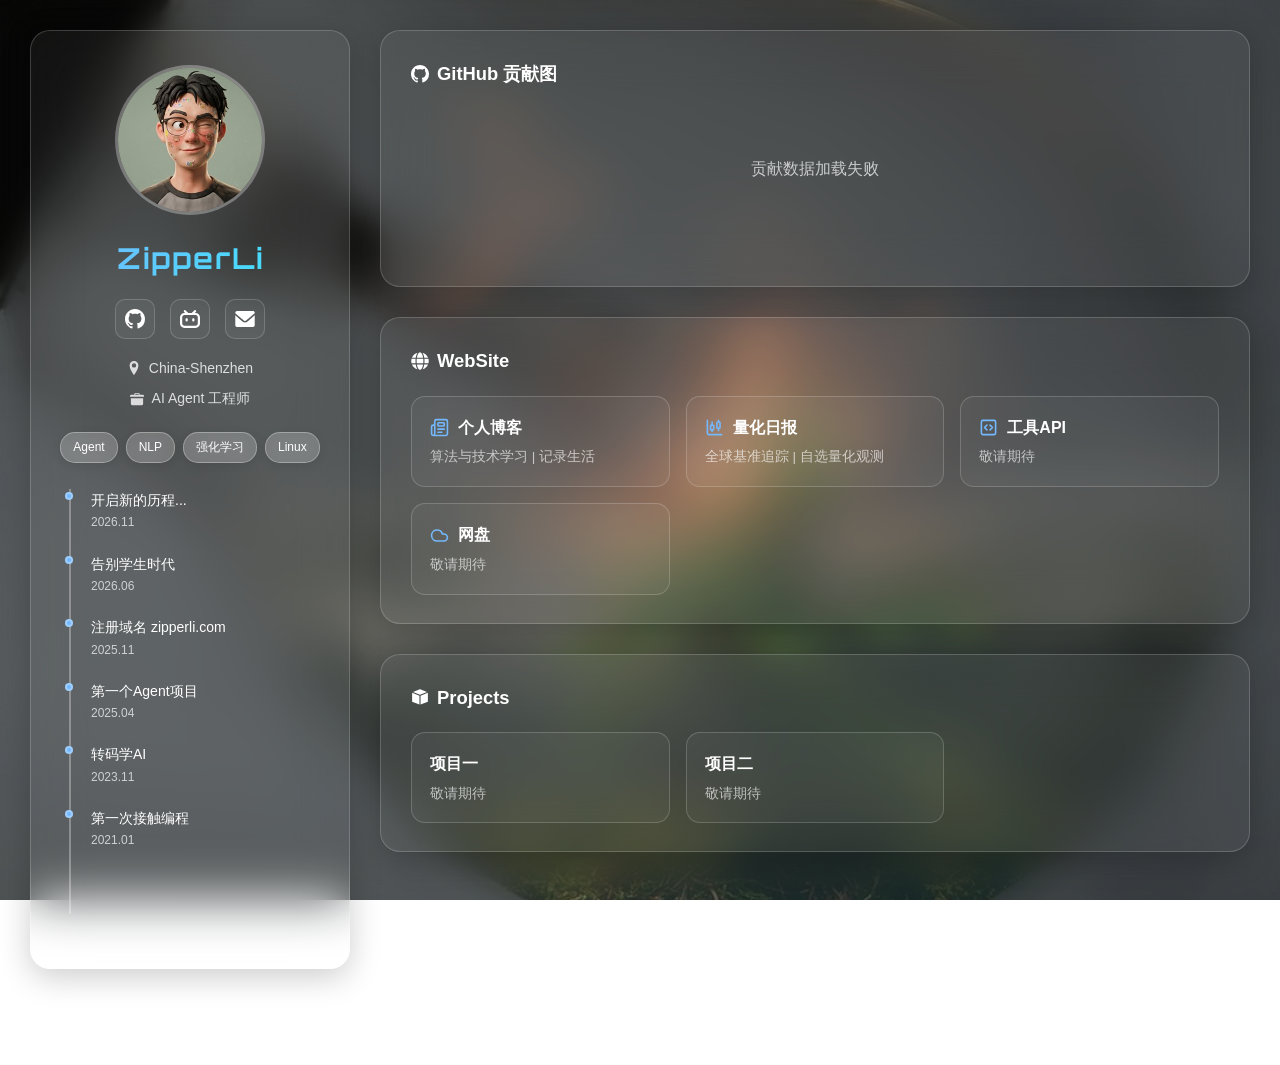
<file: index.html>
<!DOCTYPE html>
<html lang="zh-CN">
<head>
    <meta charset="UTF-8">
    <meta name="viewport" content="width=device-width, initial-scale=1.0">
    <title>个人主页-ZipperLi</title>
    <link rel="icon" type="image/png" href="assets/img/favicon.png">
    <link rel="stylesheet" href="assets/css/style.css">
</head>
<body>

    <div class="main-container">

        <!-- 左侧：个人信息侧栏 -->
        <aside class="sidebar glass-card">
            <div class="profile-avatar">
                <img src="assets/img/profile.jpg" alt="ZipperLi 的头像">
            </div>
            <h1 class="profile-name">ZipperLi</h1>

            <div class="social-links">
                <a href="https://github.com/ZackaryLi" target="_blank" title="GitHub" aria-label="GitHub">
                    <svg class="github-icon" viewBox="0 0 16 16" width="20" height="20" aria-hidden="true">
                        <path fill="currentColor" d="M8 0C3.58 0 0 3.58 0 8c0 3.54 2.29 6.53 5.47 7.59.4.07.55-.17.55-.38 0-.19-.01-.82-.01-1.49-2.01.37-2.53-.49-2.69-.94-.09-.23-.48-.94-.82-1.13-.28-.15-.68-.52-.01-.53.63-.01 1.08.58 1.23.82.72 1.21 1.87.87 2.33.66.07-.52.28-.87.51-1.07-1.78-.2-3.64-.89-3.64-3.95 0-.87.31-1.59.82-2.15-.08-.2-.36-1.02.08-2.12 0 0 .67-.21 2.2.82.64-.18 1.32-.27 2-.27s1.36.09 2 .27c1.53-1.04 2.2-.82 2.2-.82.44 1.1.16 1.92.08 2.12.51.56.82 1.27.82 2.15 0 3.07-1.87 3.75-3.65 3.95.29.25.54.73.54 1.48 0 1.07-.01 1.93-.01 2.2 0 .21.15.46.55.38A8.01 8.01 0 0 0 16 8c0-4.42-3.58-8-8-8Z"/>
                    </svg>
                </a>
                <a href="https://space.bilibili.com/589477647" target="_blank" title="哔哩哔哩" aria-label="哔哩哔哩">
                    <svg class="bilibili-icon" viewBox="0 0 24 24" width="20" height="20" aria-hidden="true">
                        <path fill="currentColor" d="M17.813 4.653h.854c1.51.054 2.769.578 3.773 1.574 1.004.995 1.524 2.249 1.56 3.76v7.36c-.036 1.51-.556 2.769-1.56 3.773s-2.262 1.524-3.773 1.574H5.333c-1.51-.05-2.769-.57-3.773-1.574C.556 20.13.036 18.871 0 17.357v-7.36c.036-1.511.556-2.765 1.56-3.76 1.004-.996 2.262-1.52 3.773-1.574h.774l-1.174-1.12a1.234 1.234 0 0 1-.373-.906c0-.356.124-.658.373-.907l.027-.027c.267-.249.573-.373.92-.373.347 0 .653.124.92.373L9.653 4.44c.071.071.134.142.187.213h4.267a.836.836 0 0 1 .16-.213l2.853-2.747c.267-.249.573-.373.92-.373.347 0 .662.151.929.4.267.249.391.551.391.907 0 .355-.124.657-.373.906zM5.333 7.24c-.746.018-1.373.276-1.88.773-.506.498-.769 1.13-.786 1.894v7.52c.017.764.28 1.395.786 1.893.507.498 1.134.756 1.88.773h13.334c.746-.017 1.373-.275 1.88-.773.506-.498.769-1.129.786-1.893v-7.52c-.017-.765-.28-1.396-.786-1.894-.507-.497-1.134-.755-1.88-.773zM8 11.107c.373 0 .684.124.933.373.25.249.383.569.4.96v1.173c-.017.391-.15.711-.4.96-.249.249-.56.373-.933.373s-.684-.124-.933-.373c-.25-.249-.383-.569-.4-.96V12.44c0-.373.129-.689.386-.947.258-.257.574-.386.947-.386zm8 0c.373 0 .684.124.933.373.25.249.383.569.4.96v1.173c-.017.391-.15.711-.4.96-.249.249-.56.373-.933.373s-.684-.124-.933-.373c-.25-.249-.383-.569-.4-.96V12.44c.017-.391.15-.711.4-.96.249-.249.56-.373.933-.373z"/>
                    </svg>
                </a>
                <a href="mailto:lzhepei@163.com" title="发邮件" aria-label="发邮件">
                    <svg class="email-icon" viewBox="0 0 1024 1024" width="24" height="24" aria-hidden="true">
                        <path fill="currentColor" d="M926.47619 355.644952V780.190476a73.142857 73.142857 0 0 1-73.142857 73.142857H170.666667a73.142857 73.142857 0 0 1-73.142857-73.142857V355.644952l304.103619 257.828572a170.666667 170.666667 0 0 0 220.745142 0L926.47619 355.644952zM853.333333 170.666667a74.044952 74.044952 0 0 1 26.087619 4.778666 72.704 72.704 0 0 1 30.622477 22.186667 73.508571 73.508571 0 0 1 10.678857 17.67619c3.169524 7.509333 5.12 15.652571 5.607619 24.210286L926.47619 243.809524v24.380952L559.469714 581.241905a73.142857 73.142857 0 0 1-91.306666 2.901333l-3.632762-2.925714L97.52381 268.190476v-24.380952a72.899048 72.899048 0 0 1 40.155428-65.292191A72.97219 72.97219 0 0 1 170.666667 170.666667h682.666666z"/>
                    </svg>
                </a>
            </div>

            <!-- 定位与工作（修改：替换两处 span 文字即可） -->
            <div class="location-info">
                <div class="location">
                    <svg viewBox="0 0 16 16" width="14" height="14" aria-hidden="true">
                        <path fill="currentColor" d="M8 0a5 5 0 0 0-5 5c0 4.5 5 11 5 11s5-6.5 5-11a5 5 0 0 0-5-5zm0 7.5a2.5 2.5 0 1 1 0-5 2.5 2.5 0 0 1 0 5z"/>
                    </svg>
                    <span>China-Shenzhen</span>
                </div>
                <div class="work">
                    <svg viewBox="0 0 16 16" width="14" height="14" aria-hidden="true">
                        <path fill="currentColor" d="M6.5 1A1.5 1.5 0 0 0 5 2.5V3H1.5A1.5 1.5 0 0 0 0 4.5v1h16v-1A1.5 1.5 0 0 0 14.5 3H11v-.5A1.5 1.5 0 0 0 9.5 1h-3zM6.5 2h3a.5.5 0 0 1 .5.5V3H6v-.5a.5.5 0 0 1 .5-.5zM1 7v6.5A1.5 1.5 0 0 0 2.5 15h11a1.5 1.5 0 0 0 1.5-1.5V7H1z"/>
                    </svg>
                    <span>AI Agent 工程师</span>
                </div>
            </div>

            <!-- 个人标签（修改：复制一个 span.tag 换文字即可增删） -->
            <div class="tags-section">
                <span class="tag">Agent</span>
                <span class="tag">NLP</span>
                <span class="tag">强化学习</span>
                <span class="tag">Linux</span>
            </div>

            <!-- 人生节点时间线（最新在上；修改：复制一个 .timeline-item 块，改标题和日期） -->
            <section class="timeline-section">
                <div class="timeline-item">
                    <div class="timeline-dot"></div>
                    <div class="timeline-title">开启新的历程...</div>
                    <div class="timeline-date">2026.11</div>
                </div>
                <div class="timeline-item">
                    <div class="timeline-dot"></div>
                    <div class="timeline-title">告别学生时代</div>
                    <div class="timeline-date">2026.06</div>
                </div>
                <div class="timeline-item">
                    <div class="timeline-dot"></div>
                    <div class="timeline-title">注册域名 zipperli.com</div>
                    <div class="timeline-date">2025.11</div>
                </div>
                <div class="timeline-item">
                    <div class="timeline-dot"></div>
                    <div class="timeline-title">第一个Agent项目</div>
                    <div class="timeline-date">2025.04</div>
                </div>
                <div class="timeline-item">
                    <div class="timeline-dot"></div>
                    <div class="timeline-title">转码学AI</div>
                    <div class="timeline-date">2023.11</div>
                </div>
                <div class="timeline-item">
                    <div class="timeline-dot"></div>
                    <div class="timeline-title">第一次接触编程</div>
                    <div class="timeline-date">2021.01</div>
                </div>
                <div class="timeline-item">
                    <div class="timeline-dot"></div>
                    <div class="timeline-title">开启大学生活</div>
                    <div class="timeline-date">2020.09</div>
                </div>
            </section>
        </aside>

        <!-- 右侧：内容区 -->
        <main class="content-area">

            <!-- GitHub 贡献图 -->
            <section class="content-section glass-card contribution-section">
                <h2>
                    <span id="contribution-title" class="contribution-title">
                        <svg class="github-icon" viewBox="0 0 16 16" width="18" height="18" aria-hidden="true">
                            <path fill="currentColor" d="M8 0C3.58 0 0 3.58 0 8c0 3.54 2.29 6.53 5.47 7.59.4.07.55-.17.55-.38 0-.19-.01-.82-.01-1.49-2.01.37-2.53-.49-2.69-.94-.09-.23-.48-.94-.82-1.13-.28-.15-.68-.52-.01-.53.63-.01 1.08.58 1.23.82.72 1.21 1.87.87 2.33.66.07-.52.28-.87.51-1.07-1.78-.2-3.64-.89-3.64-3.95 0-.87.31-1.59.82-2.15-.08-.2-.36-1.02.08-2.12 0 0 .67-.21 2.2.82.64-.18 1.32-.27 2-.27s1.36.09 2 .27c1.53-1.04 2.2-.82 2.2-.82.44 1.1.16 1.92.08 2.12.51.56.82 1.27.82 2.15 0 3.07-1.87 3.75-3.65 3.95.29.25.54.73.54 1.48 0 1.07-.01 1.93-.01 2.2 0 .21.15.46.55.38A8.01 8.01 0 0 0 16 8c0-4.42-3.58-8-8-8Z"/>
                        </svg>
                        GitHub 贡献图
                    </span>
                    <div id="contribution-header-placeholder" class="contribution-header-placeholder"></div>
                </h2>
                <div id="contribution-chart" class="contribution-chart">
                    <div class="loading-placeholder">
                        <div class="loading-spinner"></div>
                        <span>加载贡献数据中...</span>
                    </div>
                </div>
            </section>

            <!-- WebSite 站点导航 -->
            <section class="content-section glass-card">
                <h2>
                    <svg class="section-icon" viewBox="0 0 496 512" width="18" height="18" aria-hidden="true">
                        <path fill="currentColor" d="M336.5 160C322 70.7 287.8 8 248 8s-74 62.7-88.5 152h177zM152 256c0 22.2 1.2 43.5 3.3 64h185.3c2.1-20.5 3.3-41.8 3.3-64s-1.2-43.5-3.3-64H155.3c-2.1 20.5-3.3 41.8-3.3 64zm324.7-96c-28.6-67.9-86.5-120.4-158-141.6 24.4 33.8 41.2 84.7 50 141.6h108zM177.2 18.4C105.8 39.6 47.8 92.1 19.3 160h108c8.7-56.9 25.5-107.8 49.9-141.6zM487.4 192H372.7c2.1 21 3.3 42.5 3.3 64s-1.2 43-3.3 64h114.6c5.5-20.5 8.6-41.8 8.6-64s-3.1-43.5-8.5-64zM120 256c0-21.5 1.2-43 3.3-64H8.6C3.2 212.5 0 233.8 0 256s3.2 43.5 8.6 64h114.6c-2-21-3.2-42.5-3.2-64zm39.5 96c14.5 89.3 48.7 152 88.5 152s74-62.7 88.5-152h-177zm159.3 141.6c71.4-21.2 129.4-73.7 158-141.6h-108c-8.8 56.9-25.6 107.8-50 141.6zM19.3 352c28.6 67.9 86.5 120.4 158 141.6-24.4-33.8-41.2-84.7-50-141.6h-108z"/>
                    </svg>
                    WebSite
                </h2>
                <div class="card-grid">
                    <!-- 新增站点：复制整个 a.card 块，替换标题、描述和 href；图标来自 Lucide（lucide.dev，ISC 许可） -->
                    <a class="card" href="https://blog.zipperli.com" target="_blank">
                        <div class="card-head">
                            <svg class="card-icon" viewBox="0 0 24 24" width="19" height="19" fill="none" stroke="currentColor" stroke-width="2" stroke-linecap="round" stroke-linejoin="round" aria-hidden="true">
                                <path d="M15 18h-5" />
                                <path d="M18 14h-8" />
                                <path d="M4 22h16a2 2 0 0 0 2-2V4a2 2 0 0 0-2-2H8a2 2 0 0 0-2 2v16a2 2 0 0 1-4 0v-9a2 2 0 0 1 2-2h2" />
                                <rect width="8" height="4" x="10" y="6" rx="1" />
                            </svg>
                            <span class="card-title">个人博客</span>
                        </div>
                        <div class="card-desc">算法与技术学习 | 记录生活</div>
                    </a>
                    <a class="card" href="/quant/">
                        <div class="card-head">
                            <svg class="card-icon" viewBox="0 0 24 24" width="19" height="19" fill="none" stroke="currentColor" stroke-width="2" stroke-linecap="round" stroke-linejoin="round" aria-hidden="true">
                                <path d="M9 5v4" />
                                <rect width="4" height="6" x="7" y="9" rx="1" />
                                <path d="M9 15v2" />
                                <path d="M17 3v2" />
                                <rect width="4" height="8" x="15" y="5" rx="1" />
                                <path d="M17 13v3" />
                                <path d="M3 3v16a2 2 0 0 0 2 2h16" />
                            </svg>
                            <span class="card-title">量化日报</span>
                        </div>
                        <div class="card-desc">全球基准追踪 | 自选量化观测</div>
                    </a>
                    <a class="card" href="#">
                        <div class="card-head">
                            <svg class="card-icon" viewBox="0 0 24 24" width="19" height="19" fill="none" stroke="currentColor" stroke-width="2" stroke-linecap="round" stroke-linejoin="round" aria-hidden="true">
                                <path d="m10 9-3 3 3 3" />
                                <path d="m14 15 3-3-3-3" />
                                <rect x="3" y="3" width="18" height="18" rx="2" />
                            </svg>
                            <span class="card-title">工具API</span>
                        </div>
                        <div class="card-desc">敬请期待</div>
                    </a>
                    <a class="card" href="#">
                        <div class="card-head">
                            <svg class="card-icon" viewBox="0 0 24 24" width="19" height="19" fill="none" stroke="currentColor" stroke-width="2" stroke-linecap="round" stroke-linejoin="round" aria-hidden="true">
                                <path d="M17.5 19H9a7 7 0 1 1 6.71-9h1.79a4.5 4.5 0 1 1 0 9Z" />
                            </svg>
                            <span class="card-title">网盘</span>
                        </div>
                        <div class="card-desc">敬请期待</div>
                    </a>
                </div>
            </section>

            <!-- Projects 项目展示 -->
            <section class="content-section glass-card">
                <h2>
                    <svg class="section-icon" viewBox="0 0 16 16" width="18" height="18" aria-hidden="true">
                        <path fill="currentColor" d="M8.186 1.113a.5.5 0 0 0-.372 0L1.846 3.5 8 5.961 14.154 3.5 8.186 1.113zM15 4.239l-6.5 2.6v7.922l6.5-2.6V4.24zM7.5 12.762V6.838L1 4.239v7.923l6.5 2.6z"/>
                    </svg>
                    Projects
                </h2>
                <div class="card-grid">
                    <!-- 新增项目：复制整个 a.card 块，替换标题、描述和 href -->
                    <a class="card" href="#">
                        <div class="card-title">项目一</div>
                        <div class="card-desc">敬请期待</div>
                    </a>
                    <a class="card" href="#">
                        <div class="card-title">项目二</div>
                        <div class="card-desc">敬请期待</div>
                    </a>
                </div>
            </section>

        </main>
    </div>

    <footer class="site-footer">
        <p>© 2026 Zipper's Homepage · zipperli.com</p>
    </footer>

    <script src="assets/js/contribution.js"></script>
    <script src="assets/js/sidebar.js"></script>
</body>
</html>
</file>
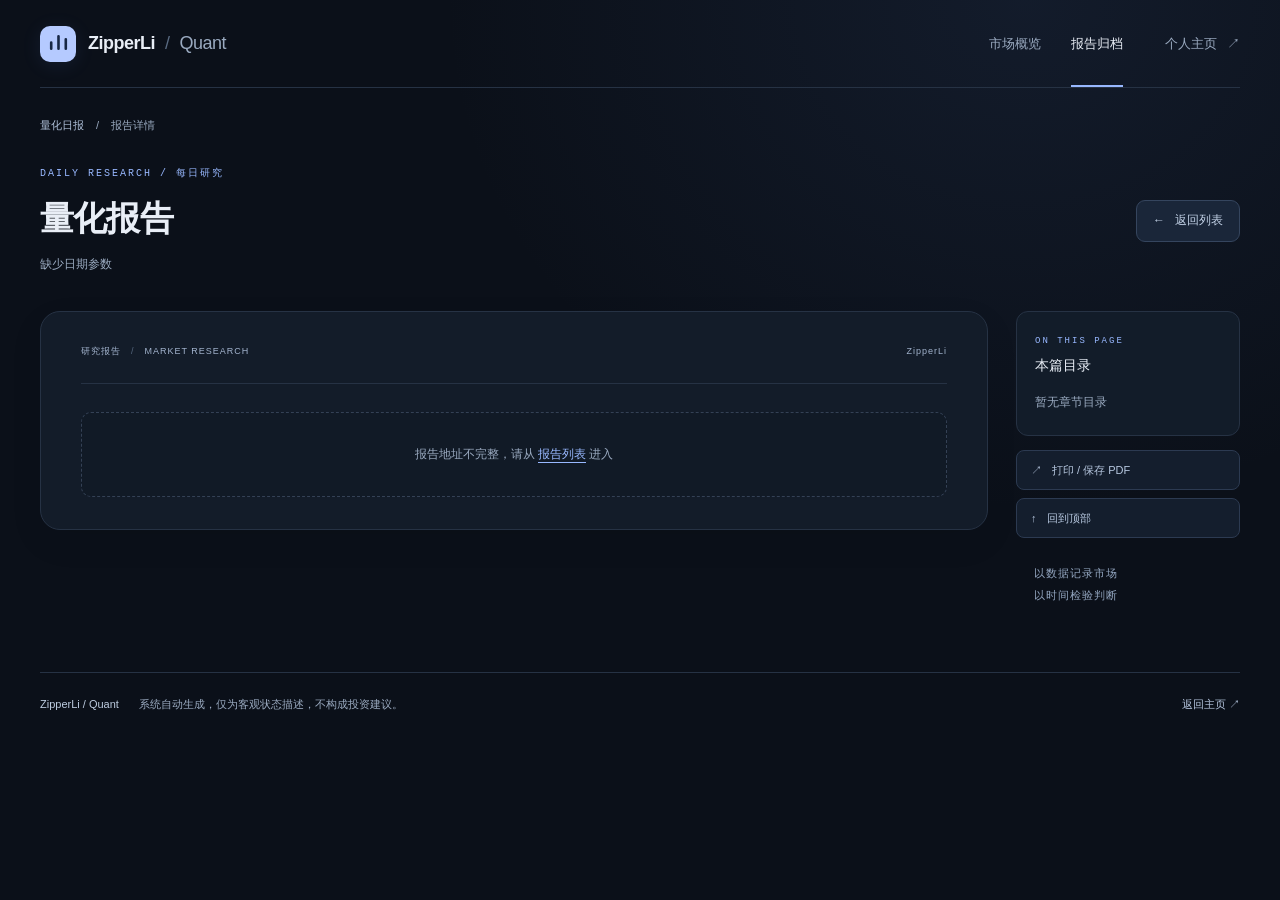
<file: quant/report.html>
<!DOCTYPE html>
<html lang="zh-CN">
<head>
    <meta charset="UTF-8">
    <meta name="viewport" content="width=device-width, initial-scale=1.0">
    <meta name="theme-color" content="#0b1019">
    <title>量化报告 · ZipperLi</title>
    <link rel="icon" type="image/png" href="../assets/img/favicon.png">
    <link rel="stylesheet" href="assets/style.css">
</head>
<body class="report-page">
    <a class="skip-link" href="#report-body">跳转至报告正文</a>
    <div class="reading-progress" aria-hidden="true"><span id="reading-progress-fill"></span></div>
    <div class="quant-container">
        <header class="site-header">
            <a class="brand" href="./index.html" aria-label="ZipperLi 量化日报首页"><span class="brand-mark" aria-hidden="true"><svg viewBox="0 0 24 24" fill="none"><path d="M5 17V11M12 17V5M19 17V8" stroke="currentColor" stroke-width="2.5" stroke-linecap="round"/></svg></span><span>ZipperLi<span class="brand-divider">/</span><span class="brand-product">Quant</span></span></a>
            <nav class="site-nav" aria-label="主导航"><a href="./index.html">市场概览</a><a class="nav-active" href="./index.html#block-reports">报告归档</a><a href="../" class="home-link">个人主页 <span aria-hidden="true">↗</span></a></nav>
        </header>
        <main id="main-content">
            <div class="breadcrumb"><a href="./index.html">量化日报</a><span aria-hidden="true">/</span><span>报告详情</span></div>
            <header class="quant-header">
                <div class="quant-title"><p class="eyebrow">DAILY RESEARCH / 每日研究</p><h1 id="report-title">量化报告</h1><p id="report-asof" class="data-asof" role="status">报告加载中…</p></div>
                <a class="back-link" href="./index.html#block-reports"><span aria-hidden="true">←</span> 返回列表</a>
            </header>
            <div class="report-layout">
                <section class="glass-card report-paper" aria-label="报告全文"><div class="paper-header"><span>研究报告<span class="paper-header-divider">/</span>MARKET RESEARCH</span><span>ZipperLi</span></div><article id="report-body" class="markdown-body"><div class="loading-state" role="status"><span class="loading-dot"></span>正在加载报告正文…</div></article><div class="paper-end"><span></span>报告结束<span></span></div></section>
                <aside class="report-sidebar" aria-label="阅读辅助">
                    <nav class="toc-card" aria-labelledby="toc-title"><p class="eyebrow">ON THIS PAGE</p><h2 id="toc-title">本篇目录</h2><ol id="report-toc"><li class="toc-placeholder">报告加载后显示目录</li></ol></nav>
                    <div class="reading-tools"><button type="button" id="print-report"><span aria-hidden="true">↗</span> 打印 / 保存 PDF</button><a href="#main-content"><span aria-hidden="true">↑</span> 回到顶部</a></div>
                    <p class="sidebar-note">以数据记录市场<br>以时间检验判断</p>
                </aside>
            </div>
        </main>
        <footer class="quant-footer"><div class="footer-row"><p><span class="footer-brand">ZipperLi / Quant</span>系统自动生成，仅为客观状态描述，不构成投资建议。</p><a href="../">返回主页 <span aria-hidden="true">↗</span></a></div></footer>
    </div>
    <noscript><p class="noscript-note">请启用 JavaScript 以加载报告正文。</p></noscript>
    <script src="assets/marked.min.js"></script>
    <script src="assets/report.js"></script>
    <script src="assets/ui.js"></script>
</body>
</html>
</file>
<file: assets/css/style.css>
/* ==========================================
   全局样式表 - 小猪的小窝
   视觉风格参考 HomePage-main：深色 + 玻璃拟态
   ========================================== */

/* ---------- CSS 变量 ---------- */
:root {
    --card-bg: rgba(255, 255, 255, 0.05);
    --card-border: rgba(255, 255, 255, 0.18);
    --text-color: #ffffff;
    --text-muted: rgba(255, 255, 255, 0.65);
    --accent-color: #74b9ff;
    --radius-lg: 20px;
    --radius-md: 14px;
    /* 背景参数：换图改 background-image；想更清晰调低 --bg-blur，想更暗加深 --bg-tint */
    --bg-tint: rgba(0, 0, 0, 0.19);
    --bg-blur: 19px;
}

/* ---------- 字体（名字用科技感几何字体，可变字重 400-900） ---------- */
@font-face {
    font-family: 'Orbitron';
    src: url('../fonts/Orbitron.ttf');
    font-weight: 400 900;
    font-display: swap;
}

/* ---------- 基础重置 ---------- */
* {
    margin: 0;
    padding: 0;
    box-sizing: border-box;
}

body {
    font-family: -apple-system, BlinkMacSystemFont, 'Segoe UI', Roboto, sans-serif;
    min-height: 100vh;
    color: var(--text-color);
    overflow-x: hidden;
    /* 背景：图片在上，深色渐变垫底（图片加载前/失败时兜底） */
    background-image: url('../img/background.jpg'),
        linear-gradient(135deg, #1e2a3a 0%, #1a2332 50%, #141c28 100%);
    background-size: cover;
    background-position: center;
    background-attachment: fixed;
    line-height: 1.6;
}

/* 全屏模糊压暗层（zyyo 风格：背景整体模糊 + 轻微黑色遮罩） */
body::before {
    content: '';
    position: fixed;
    inset: 0;
    background: var(--bg-tint);
    backdrop-filter: blur(var(--bg-blur));
    -webkit-backdrop-filter: blur(var(--bg-blur));
    z-index: -1;
    pointer-events: none;
}

/* ---------- 整体布局：侧栏 + 内容区 ---------- */
.main-container {
    display: grid;
    grid-template-columns: 320px 1fr;
    gap: 30px;
    padding: 30px;
    max-width: 1400px;
    margin: 0 auto;
    min-height: 100vh;
    align-items: start;
}

/* ---------- 玻璃卡片通用样式 ---------- */
.glass-card {
    background: var(--card-bg);
    backdrop-filter: blur(25px);
    -webkit-backdrop-filter: blur(25px);
    border: 1px solid var(--card-border);
    border-radius: var(--radius-lg);
    box-shadow: 0 8px 32px rgba(0, 0, 0, 0.2);
}

/* ---------- 左侧边栏（与右侧一起随页面滚动，不吸顶） ---------- */
.sidebar {
    padding: 34px 28px;
}

/* 头像：圆形图片（源图 imgs/profile.jpg，压缩版在 assets/img/） */
.profile-avatar {
    width: 150px;
    height: 150px;
    margin: 0 auto 20px;
    border-radius: 50%;
    background: rgba(255, 255, 255, 0.08);
    border: 3px solid rgba(255, 255, 255, 0.25);
    overflow: hidden;
    display: flex;
    align-items: center;
    justify-content: center;
}

.profile-avatar img {
    width: 100%;
    height: 100%;
    object-fit: cover;
}

/* 名字：Orbitron 科技感字体 + 冰蓝渐变流光（站点同色系） */
.profile-name {
    text-align: center;
    font-family: 'Orbitron', -apple-system, 'Segoe UI', sans-serif;
    font-size: 1.8rem;
    font-weight: 700;
    letter-spacing: 2px;
    margin-bottom: 8px;
    background-image: linear-gradient(120deg, #74b9ff, #48dbfb 40%, #ffffff 70%, #74b9ff);
    background-size: 200%;
    -webkit-background-clip: text;
    background-clip: text;
    -webkit-text-fill-color: transparent;
    animation: nameGradientFlow 10s ease-in-out infinite;
}

@keyframes nameGradientFlow {
    0% { background-position: 100%; }
    25% { background-position: 50%; }
    50% { background-position: 0%; }
    75% { background-position: 50%; }
    100% { background-position: 100%; }
}

/* 名字中间 pp 用回原系统字体（渐变由父级 h1 透传，无缝衔接） */
.name-sans {
    font-family: -apple-system, BlinkMacSystemFont, 'Segoe UI', Roboto, sans-serif;
    font-weight: 700;
}

.profile-quote {
    text-align: center;
    font-size: 0.92rem;
    color: var(--text-muted);
}

/* ---------- 社交链接按钮 ---------- */
.social-links {
    display: flex;
    justify-content: center;
    gap: 15px;
    margin-top: 18px;
}

.social-links a {
    width: 40px;
    height: 40px;
    background: rgba(255, 255, 255, 0.04);
    border: 1px solid var(--card-border);
    border-radius: 10px;
    display: flex;
    align-items: center;
    justify-content: center;
    color: var(--text-color);
    text-decoration: none;
    transition: all 0.3s ease;
}

.social-links a:hover {
    background: rgba(255, 255, 255, 0.25);
    transform: translateY(-2px);
    box-shadow: 0 6px 20px rgba(0, 0, 0, 0.15);
}

/* ---------- 定位与工作（lonRh 风格） ---------- */
.location-info {
    display: flex;
    flex-direction: column;
    gap: 8px;
    font-size: 14px;
    margin-top: 18px;
}

.location,
.work {
    display: flex;
    align-items: center;
    justify-content: center;
    gap: 8px;
    opacity: 0.8;
}

.location svg,
.work svg {
    flex-shrink: 0;
}

/* ---------- 个人标签（lonRh 风格） ---------- */
.tags-section {
    display: flex;
    flex-wrap: wrap;
    justify-content: center;
    gap: 8px;
    margin-top: 22px;
}

.tag {
    background: rgba(255, 255, 255, 0.2);
    border: 1px solid rgba(255, 255, 255, 0.3);
    border-radius: 15px;
    padding: 5px 12px;
    font-size: 12px;
    color: var(--text-color);
    backdrop-filter: blur(15px);
    -webkit-backdrop-filter: blur(15px);
    box-shadow: 0 2px 10px rgba(0, 0, 0, 0.1);
}

/* ---------- 人生节点时间线（lonRh 风格） ---------- */
.timeline-section {
    border-left: 2px solid rgba(255, 255, 255, 0.3);
    padding-left: 20px;
    margin: 26px 0 6px 10px;
}

.timeline-item {
    position: relative;
    margin-bottom: 20px;
    /* 滚动入场动画初始态（sidebar.js 进入视口后还原） */
    opacity: 0;
    transform: translateX(-20px);
    transition: all 0.5s ease-out;
}

.timeline-dot {
    position: absolute;
    left: -26px;
    top: 3px;
    width: 8px;
    height: 8px;
    background: var(--accent-color);
    border-radius: 50%;
    border: 2px solid rgba(255, 255, 255, 0.3);
}

.timeline-title {
    font-size: 14px;
    font-weight: 500;
    margin-bottom: 2px;
}

.timeline-date {
    font-size: 12px;
    opacity: 0.7;
}

/* 时间线圆点入场脉冲（lonRh 原版） */
@keyframes timelinePulse {
    0% { transform: scale(1); }
    50% { transform: scale(1.5); box-shadow: 0 0 20px rgba(116, 185, 255, 0.6); }
    100% { transform: scale(1); }
}

/* ---------- 右侧内容区 ---------- */
.content-area {
    display: flex;
    flex-direction: column;
    gap: 30px;
    min-width: 0;
}

.content-section {
    padding: 28px 30px;
}

.content-section h2 {
    font-size: 1.15rem;
    font-weight: 600;
    margin-bottom: 20px;
    display: flex;
    align-items: center;
    gap: 8px;
}

.content-section h2 .section-icon {
    font-size: 1.1rem;
}

/* ---------- 照片卡片网格 ---------- */
.photo-grid {
    display: grid;
    grid-template-columns: repeat(auto-fill, minmax(240px, 1fr));
    gap: 20px;
}

.photo-item {
    position: relative;
    border-radius: var(--radius-md);
    overflow: hidden;
    box-shadow: 0 8px 20px rgba(0, 0, 0, 0.3);
    cursor: pointer;
    background: rgba(255, 255, 255, 0.06);
    /* 入场动画 */
    opacity: 0;
    transform: translateY(20px);
    animation: cardIn 0.6s ease-out forwards;
}

.photo-item img {
    width: 100%;
    height: auto;
    display: block;
    transition: transform 0.5s ease;
}

/* 悬浮遮罩 */
.overlay {
    position: absolute;
    inset: 0;
    background: linear-gradient(to top, rgba(0, 0, 0, 0.75) 0%, rgba(0, 0, 0, 0) 60%);
    opacity: 0;
    transition: opacity 0.4s ease;
    display: flex;
    flex-direction: column;
    justify-content: flex-end;
    padding: 18px;
    color: #fff;
}

.overlay h3 {
    font-size: 1.05rem;
    margin-bottom: 4px;
    transform: translateY(15px);
    transition: transform 0.4s ease;
}

.overlay p {
    font-size: 0.85rem;
    color: rgba(255, 255, 255, 0.8);
    transform: translateY(15px);
    transition: transform 0.4s ease 0.1s;
}

.photo-item:hover img {
    transform: scale(1.06);
}

.photo-item:hover .overlay {
    opacity: 1;
}

.photo-item:hover .overlay h3,
.photo-item:hover .overlay p {
    transform: translateY(0);
}

/* ---------- GitHub 贡献图 ---------- */
.contribution-section h2 {
    justify-content: space-between;
}

.contribution-title {
    display: inline-flex;
    align-items: center;
    gap: 8px;
}

.github-icon,
.bilibili-icon,
.email-icon,
.section-icon {
    flex-shrink: 0;
}

/* 标题行占位符（图例 + 数据源信息） */
.contribution-header-placeholder {
    flex: 1;
    display: flex;
    justify-content: flex-end;
}

.contribution-header-row {
    display: flex;
    align-items: center;
    justify-content: space-between;
    width: 100%;
}

.contribution-chart {
    position: relative;
    overflow: hidden; /* 周数由 JS 按容器宽度截断，禁用横向滚动条 */
    min-height: 150px;
}

/* 加载占位符 */
.loading-placeholder {
    display: flex;
    flex-direction: column;
    align-items: center;
    justify-content: center;
    height: 120px;
    gap: 15px;
    opacity: 0.7;
}

.loading-spinner {
    width: 30px;
    height: 30px;
    border: 3px solid rgba(255, 255, 255, 0.1);
    border-top: 3px solid var(--accent-color);
    border-radius: 50%;
    animation: spin 1s linear infinite;
}

@keyframes spin {
    0% { transform: rotate(0deg); }
    100% { transform: rotate(360deg); }
}

/* 月份标签（grid 列由 JS 动态设置） */
.month-labels {
    margin-bottom: 8px;
}

.month-label {
    font-size: 11px;
    color: var(--text-muted);
    text-align: left;
}

/* 贡献格子网格 */
.contribution-grid-container {
    display: flex;
    gap: 3px;
}

.week-labels {
    display: flex;
    flex-direction: column;
    gap: 3px;
    /* 列宽与 flex gap 之和 = 月份标签行的占位列(labelSize) + 其网格 gap，
       两行起点才能严格对齐；改宽度时同步改 contribution.js 里的两处 */
    padding-top: 2px;
}

.week-label {
    font-size: 10px;
    color: rgba(255, 255, 255, 0.5);
    height: 14px;
    line-height: 14px;
    text-align: right;
    width: 18px;
}

.contribution-grid {
    display: grid;
    grid-template-rows: repeat(7, 14px);
    gap: 3px;
    grid-auto-flow: column;
    /* grid-template-columns 由 JS 动态设置 */
}

.contribution-cell {
    width: 14px;
    height: 14px;
    border-radius: 3px;
    cursor: pointer;
    position: relative;
    transition: all 0.2s ease;
    animation: cellFadeIn 0.6s ease-out forwards;
    opacity: 0;
    transform: scale(0.8);
}

@keyframes cellFadeIn {
    to {
        opacity: 1;
        transform: scale(1);
    }
}

/* 五级贡献颜色（与 --accent-color 同色系蓝） */
.contribution-cell.level-0 {
    background: rgba(255, 255, 255, 0.05);
    border: 1px solid rgba(255, 255, 255, 0.1);
}

.contribution-cell.level-1 {
    background: rgba(116, 185, 255, 0.3);
    border: 1px solid rgba(116, 185, 255, 0.4);
}

.contribution-cell.level-2 {
    background: rgba(116, 185, 255, 0.5);
    border: 1px solid rgba(116, 185, 255, 0.6);
}

.contribution-cell.level-3 {
    background: rgba(116, 185, 255, 0.7);
    border: 1px solid rgba(116, 185, 255, 0.8);
}

.contribution-cell.level-4 {
    background: var(--accent-color);
    border: 1px solid #5ca3ff;
    box-shadow: 0 0 8px rgba(116, 185, 255, 0.3);
}

.contribution-cell:hover {
    transform: scale(1.3);
    z-index: 10;
    border-width: 2px;
    filter: brightness(1.2);
    box-shadow: 0 0 10px rgba(116, 185, 255, 0.5);
}

/* 图例 */
.contribution-legend {
    display: flex;
    align-items: center;
    gap: 3px;
}

.legend-label {
    font-size: 11px;
    color: var(--text-muted);
    margin: 0 5px;
}

.legend-cell {
    width: 14px;
    height: 14px;
    border-radius: 3px;
}

.legend-cell.level-0 {
    background: rgba(255, 255, 255, 0.05);
    border: 1px solid rgba(255, 255, 255, 0.1);
}

.legend-cell.level-1 {
    background: rgba(116, 185, 255, 0.3);
    border: 1px solid rgba(116, 185, 255, 0.4);
}

.legend-cell.level-2 {
    background: rgba(116, 185, 255, 0.5);
    border: 1px solid rgba(116, 185, 255, 0.6);
}

.legend-cell.level-3 {
    background: rgba(116, 185, 255, 0.7);
    border: 1px solid rgba(116, 185, 255, 0.8);
}

.legend-cell.level-4 {
    background: var(--accent-color);
    border: 1px solid #5ca3ff;
}

/* 工具提示 */
.contribution-tooltip {
    position: fixed;
    background: rgba(0, 0, 0, 0.85);
    backdrop-filter: blur(10px);
    color: white;
    padding: 6px 10px;
    border-radius: 6px;
    font-size: 11px;
    pointer-events: none;
    z-index: 1000;
    transform: translateX(-50%) translateY(-100%);
    opacity: 0;
    transition: opacity 0.2s ease;
    border: 1px solid rgba(255, 255, 255, 0.1);
    box-shadow: 0 2px 8px rgba(0, 0, 0, 0.3);
    white-space: nowrap;
    max-width: 200px;
}

.contribution-tooltip.show {
    opacity: 1;
}

.tooltip-date {
    font-weight: 600;
    margin-bottom: 2px;
}

.tooltip-count {
    color: var(--accent-color);
    font-weight: 500;
}

/* 数据源信息 */
.contribution-source-info {
    display: flex;
    align-items: center;
    gap: 6px;
    font-size: 11px;
    opacity: 0.8;
}

.source-indicator {
    width: 8px;
    height: 8px;
    border-radius: 50%;
    display: inline-block;
}

.source-indicator.source-api {
    background: #00b894;
    box-shadow: 0 0 6px rgba(0, 184, 148, 0.4);
}

.source-indicator.source-unknown {
    background: #636e72;
}

.source-text {
    color: rgba(255, 255, 255, 0.7);
    font-weight: 500;
}

/* 统计摘要 */
.contribution-summary {
    display: grid;
    grid-template-columns: repeat(4, 1fr);
    gap: 15px;
    margin-top: 20px;
    padding: 15px;
    background: rgba(255, 255, 255, 0.03);
    border-radius: 12px;
    border: 1px solid rgba(255, 255, 255, 0.1);
}

.summary-item {
    text-align: center;
    display: flex;
    flex-direction: column;
    gap: 4px;
}

.summary-number {
    font-size: 18px;
    font-weight: 700;
    color: var(--accent-color);
    line-height: 1;
}

.summary-label {
    font-size: 11px;
    color: var(--text-muted);
    font-weight: 500;
    text-transform: uppercase;
    letter-spacing: 0.5px;
}

/* 手机端统计信息（默认隐藏，移动端替代贡献图） */
.mobile-contribution-stats {
    display: none;
}

.mobile-stat-item {
    display: flex;
    flex-direction: column;
    align-items: center;
    gap: 2px;
}

.mobile-stat-number {
    font-size: 16px;
    font-weight: 700;
    color: var(--accent-color);
    line-height: 1;
}

.mobile-stat-label {
    font-size: 10px;
    color: rgba(255, 255, 255, 0.6);
    font-weight: 500;
    text-transform: uppercase;
    letter-spacing: 0.5px;
}

/* ---------- 站点 / 项目卡片网格 ---------- */
.card-grid {
    display: grid;
    grid-template-columns: repeat(auto-fill, minmax(220px, 1fr));
    gap: 16px;
}

.card {
    display: flex;
    flex-direction: column;
    gap: 6px;
    padding: 18px;
    border-radius: var(--radius-md);
    background: rgba(255, 255, 255, 0.04);
    border: 1px solid var(--card-border);
    text-decoration: none;
    color: var(--text-color);
    transition: transform 0.3s ease, background 0.3s ease, box-shadow 0.3s ease;
}

.card:hover {
    transform: translateY(-4px);
    background: rgba(255, 255, 255, 0.1);
    box-shadow: 0 8px 24px rgba(0, 0, 0, 0.25);
}

/* 卡片头部：Lucide 图标 + 标题同行 */
.card-head {
    display: flex;
    align-items: center;
    gap: 9px;
}

.card-icon {
    flex-shrink: 0;
    color: var(--accent-color);
    transition: transform 0.3s ease;
}

.card:hover .card-icon {
    transform: scale(1.18);
}

.card-title {
    font-size: 1rem;
    font-weight: 600;
}

.card-desc {
    font-size: 0.85rem;
    color: var(--text-muted);
}

/* ---------- 页脚 ---------- */
.site-footer {
    text-align: center;
    padding: 22px 20px;
    color: var(--text-muted);
    font-size: 0.85rem;
}

/* ---------- 动画 ---------- */
@keyframes cardIn {
    from {
        opacity: 0;
        transform: translateY(20px);
    }
    to {
        opacity: 1;
        transform: translateY(0);
    }
}

/* ---------- 响应式 ---------- */
@media (max-width: 768px) {
    .main-container {
        grid-template-columns: 1fr;
        padding: 20px;
        gap: 20px;
    }

    .sidebar {
        padding: 28px 22px;
    }

    .photo-grid {
        grid-template-columns: repeat(auto-fill, minmax(160px, 1fr));
        gap: 14px;
    }

    /* 手机端隐藏贡献图，显示统计数据 */
    .contribution-chart {
        display: none;
    }

    .mobile-contribution-stats {
        display: grid;
        grid-template-columns: repeat(4, 1fr);
        gap: 15px;
        margin-top: 10px;
        padding: 15px;
        background: rgba(255, 255, 255, 0.05);
        border-radius: 12px;
        border: 1px solid rgba(255, 255, 255, 0.1);
    }

    .contribution-header-placeholder {
        flex-direction: column;
        align-items: stretch;
        justify-content: flex-start;
    }

    .contribution-header-placeholder .contribution-title {
        font-size: 18px;
        font-weight: 600;
        margin-bottom: 10px;
    }

    .contribution-summary {
        grid-template-columns: repeat(2, 1fr);
        gap: 12px;
        padding: 12px;
    }

    .summary-number {
        font-size: 16px;
    }

    .summary-label {
        font-size: 10px;
    }

    .contribution-grid {
        grid-template-rows: repeat(7, 11px);
        gap: 2px;
    }

    .contribution-cell {
        width: 11px;
        height: 11px;
        border-radius: 2px;
    }

    .week-label {
        width: 15px;
        height: 11px;
        line-height: 11px;
        font-size: 9px;
    }

    .legend-cell {
        width: 11px;
        height: 11px;
    }

    .contribution-tooltip {
        font-size: 11px;
        padding: 6px 10px;
    }
}

@media (max-width: 480px) {
    .mobile-contribution-stats {
        grid-template-columns: repeat(2, 1fr);
        gap: 12px;
        padding: 12px;
    }

    .mobile-stat-number {
        font-size: 14px;
    }

    .mobile-stat-label {
        font-size: 9px;
    }

    .legend-label {
        font-size: 9px;
        margin: 0 2px;
    }

    .legend-cell {
        width: 10px;
        height: 10px;
    }

    .contribution-source-info {
        font-size: 10px;
    }

    .contribution-summary {
        grid-template-columns: repeat(2, 1fr);
        gap: 10px;
        padding: 10px;
    }

    .summary-number {
        font-size: 14px;
    }

    .summary-label {
        font-size: 9px;
    }
}
</file>
<file: quant/assets/style.css>
/* ZipperLi Quant — shared dashboard & reading system. No external font dependency. */
:root {
    color-scheme: dark;
    --bg: #0b1019;
    --surface: #111925;
    --surface-raised: #172130;
    --card-bg: rgba(17, 25, 37, .92);
    --card-border: #263244;
    --text-color: #e9eef6;
    --text-muted: #9aaac0;
    --accent-color: #98b8ff;
    --up-color: #ff8993;
    --down-color: #6bdbb4;
    --radius-lg: 20px;
    --radius-md: 12px;
    --mono: 'SFMono-Regular', Consolas, 'Liberation Mono', monospace;
}
* { box-sizing: border-box; margin: 0; padding: 0; }
html { scroll-behavior: smooth; scroll-padding-top: 28px; }
body {
    min-width: 320px;
    min-height: 100vh;
    background: radial-gradient(ellipse at 80% 0, rgba(58, 84, 132, .17), transparent 580px), var(--bg);
    color: var(--text-color);
    font: 14px/1.65 -apple-system, BlinkMacSystemFont, 'Segoe UI', 'PingFang SC', 'Microsoft YaHei', sans-serif;
    -webkit-font-smoothing: antialiased;
}
a { color: var(--accent-color); text-decoration: none; }
a, button { -webkit-tap-highlight-color: transparent; }
button { font: inherit; cursor: pointer; }
a:focus-visible, button:focus-visible, [tabindex]:focus-visible { outline: 2px solid #b4caff; outline-offset: 5px; }
::selection { color: #fff; background: #38568b; }
[hidden] { display: none !important; }
.sr-only { position: absolute; width: 1px; height: 1px; padding: 0; margin: -1px; overflow: hidden; clip: rect(0,0,0,0); white-space: nowrap; border: 0; }
.skip-link { position: fixed; top: -100px; left: 24px; z-index: 20; padding: 12px 20px; background: var(--surface-raised); border: 1px solid var(--accent-color); border-radius: 8px; }
.skip-link:focus { top: 12px; }
.quant-container { max-width: 1280px; padding: 0 40px; margin: 0 auto; }
.site-header { min-height: 88px; display: flex; align-items: center; justify-content: space-between; gap: 24px; border-bottom: 1px solid var(--card-border); }
.brand { display: inline-flex; align-items: center; gap: 12px; color: var(--text-color); font-size: 18px; font-weight: 650; letter-spacing: -.5px; white-space: nowrap; }
.brand-mark { width: 36px; height: 36px; display: grid; place-items: center; background: #b5caff; color: #172745; border-radius: 10px; box-shadow: 0 3px 20px #749bfa18; }
.brand-mark svg { width: 25px; height: 25px; }
.brand-divider { padding: 0 10px; color: #596a81; font-weight: 400; }
.brand-product { color: var(--text-muted); font-weight: 450; }
.site-nav { display: flex; align-items: center; gap: 30px; font-size: 13px; }
.site-nav a { color: var(--text-muted); position: relative; padding: 32px 0; transition: color .18s; }
.site-nav a:hover, .site-nav a.nav-active { color: var(--text-color); }
.site-nav a.nav-active::after { content: ''; height: 2px; background: var(--accent-color); position: absolute; bottom: -1px; left: 0; right: 0; }
.site-nav .home-link { margin-left: 12px; }
.home-link span { margin-left: 6px; }
.page-intro { padding: 52px 0 42px; display: flex; align-items: center; justify-content: space-between; gap: 24px; }
.eyebrow { color: var(--accent-color); font: 10px/1.6 var(--mono); letter-spacing: 2px; margin-bottom: 12px; }
.page-intro h1 { font-size: clamp(25px, 3.2vw, 38px); line-height: 1.4; font-weight: 620; letter-spacing: -1.4px; }
.page-intro h1 span { color: #aebed5; font-weight: 400; }
.intro-copy { margin-top: 12px; color: var(--text-muted); font-size: 13px; letter-spacing: 1px; }
.edition { display: flex; align-items: center; gap: 16px; color: #bdcbe0; font-size: 12px; letter-spacing: 2px; padding-right: 5px; }
.edition-symbol { font: 64px/1 Georgia, serif; font-style: italic; color: #9cb4dc; letter-spacing: -7px; }
.edition-symbol > span { color: #6bdbb4; }
.edition-small { display: block; color: #8c9db5; font: 8px/2.5 var(--mono); letter-spacing: 1.2px; }
.glass-card { background: var(--card-bg); border: 1px solid var(--card-border); border-radius: var(--radius-lg); padding: 30px; box-shadow: 0 12px 35px #00000010; }
.block { margin-bottom: 24px; scroll-margin-top: 24px; }
.dash-head { display: flex; align-items: center; justify-content: space-between; gap: 20px; padding-bottom: 24px; border-bottom: 1px solid var(--card-border); margin-bottom: 24px; }
.section-heading { display: flex; align-items: center; gap: 14px; }
.section-index { width: 36px; height: 36px; border: 1px solid #344057; border-radius: 10px; display: grid; place-items: center; color: #a9bddb; font: 12px var(--mono); background: #1a2535; }
.block h2 { font-size: 18px; font-weight: 600; line-height: 1.5; letter-spacing: .4px; }
.data-asof, .section-description { color: var(--text-muted); font-size: 12px; margin-top: 4px; font-weight: 400; }
.market-tabs { display: inline-flex; flex-shrink: 0; padding: 4px; gap: 3px; background: #0b121d; border: 1px solid var(--card-border); border-radius: 11px; }
.tab-btn { border: 1px solid transparent; border-radius: 7px; padding: 7px 17px; background: transparent; color: var(--text-muted); transition: color .18s, background .18s, border-color .18s; min-height: 36px; }
.tab-btn span { margin-left: 7px; font: 10px var(--mono); opacity: .75; }
.tab-btn:hover { background: #1c2a40; color: #fff; }
.tab-btn.active { color: #d1dfff; background: #253753; border-color: #3c5277; box-shadow: 0 2px 4px #0003; }
.sub-head { display: flex; align-items: center; justify-content: space-between; gap: 14px; margin: 0 0 14px; }
.sub-title { font-size: 14px; font-weight: 600; }
.sub-title::before { content: ''; display: inline-block; width: 3px; height: 12px; background: var(--accent-color); border-radius: 2px; margin-right: 10px; vertical-align: -1px; }
.section-caption { font-size: 10px; letter-spacing: 1px; color: #97a7be; }
.group-label { display: flex; align-items: center; gap: 10px; color: var(--text-muted); font-size: 11px; margin: 18px 0 9px; }
.group-label:first-child { margin-top: 0; }
.group-label::after { content: ''; flex: 1; height: 1px; background: #26324480; }
.macro-grid { display: grid; grid-template-columns: repeat(auto-fit, minmax(170px, 1fr)); gap: 12px; }
.macro-card { min-width: 0; padding: 18px; border-radius: var(--radius-md); border: 1px solid #28354a; background: linear-gradient(125deg, #1c2b4060, #17213040); transition: border-color .2s, background .2s; }
.macro-card:hover { border-color: #4a6286; background-color: #1a2738; }
.macro-name { color: #aabbd1; font-size: 12px; margin-bottom: 8px; }
.macro-value { font: 600 24px/1.35 var(--mono); letter-spacing: -.8px; color: #edf3ff; font-variant-numeric: tabular-nums; }
.macro-sub { color: var(--text-muted); font-size: 11px; margin-top: 9px; line-height: 1.7; }
.chg.up { color: var(--up-color); }
.chg.down { color: var(--down-color); }
.asset-section-head { padding-top: 27px; margin-top: 27px; border-top: 1px solid var(--card-border); }
.asset-grid { display: grid; grid-template-columns: repeat(auto-fit, minmax(260px, 1fr)); gap: 14px; }
.asset-card { position: relative; min-width: 0; display: flex; flex-direction: column; gap: 13px; padding: 20px; border: 1px solid #2b384d; border-radius: var(--radius-md); background: #151f2e; transition: border-color .18s, transform .18s; }
.asset-card:hover { transform: translateY(-2px); border-color: #57729a; }
.asset-head { display: flex; justify-content: space-between; align-items: baseline; gap: 10px; }
.asset-name { font-size: 14px; font-weight: 600; }
.asset-ticker { font: 11px var(--mono); color: #a3b4cd; background: #222f43; border-radius: 4px; padding: 3px 6px; overflow-wrap: anywhere; }
.asset-price-row { display: flex; flex-wrap: wrap; align-items: baseline; gap: 12px; }
.asset-price { font: 600 29px/1.3 var(--mono); letter-spacing: -1px; font-variant-numeric: tabular-nums; }
.asset-ret { font: 12px var(--mono); }
.asset-tags { display: flex; flex-wrap: wrap; gap: 6px; padding-top: 4px; }
.tag-pill { font-size: 10px; padding: 3px 8px; border-radius: 5px; background: #ffffff06; border: 1px solid #344155; color: #b5c2d4; }
.tag-pill.trend-bull { color: var(--up-color); border-color: #ff899333; background: #ff89930c; }
.tag-pill.trend-bear { color: var(--down-color); border-color: #6bdbb433; background: #6bdbb40c; }
.asset-note { color: var(--text-muted); font-size: 11px; line-height: 1.7; }
.asset-note + .asset-note { margin-top: -8px; }
.tables-row { display: grid; grid-template-columns: 1fr 1fr; gap: 24px; }
.table-wrap { min-width: 0; border: 1px solid var(--card-border); border-radius: var(--radius-md); overflow: hidden; }
.table-heading { display: flex; align-items: center; justify-content: space-between; gap: 10px; padding: 17px 18px; background: #17213090; }
.table-heading h3 { display: flex; align-items: center; gap: 10px; font-size: 13px; font-weight: 550; }
.table-heading > span { font-size: 10px; color: var(--text-muted); }
.market-badge { font: 10px var(--mono); color: #a8c3f7; padding: 4px 6px; background: #26364e; border: 1px solid #394c6b; border-radius: 5px; }
.report-table { width: 100%; border-collapse: collapse; font-size: 12px; }
.report-table th { color: var(--text-muted); font-size: 10px; font-weight: 500; background: #0d1521; letter-spacing: .5px; }
.report-table td, .report-table th { text-align: left; padding: 13px 16px; border-top: 1px solid var(--card-border); }
.report-table td:first-child { font-family: var(--mono); font-variant-numeric: tabular-nums; }
.report-table td:last-child, .report-table th:last-child { text-align: right; }
.report-table tbody tr:hover td { background: #ffffff03; }
.report-table tr.latest-row td { background: #98b8ff05; }
.latest-pill { display: inline-block; font-size: 10px; padding: 2px 7px; border-radius: 4px; color: #a9c5ff; background: #253954; white-space: nowrap; }
.detail-btn { display: inline-flex; align-items: center; gap: 6px; min-height: 32px; font-size: 11px; white-space: nowrap; color: #b7cdff; border-radius: 5px; padding: 4px 7px; transition: background .2s; }
.detail-btn::after { content: '↗'; font-size: 13px; }
.detail-btn:hover { background: #253954; color: #fff; }
.table-empty { text-align: center !important; color: var(--text-muted); padding: 34px 16px !important; font-family: inherit !important; line-height: 1.8; }
.loading-state, .block-error { grid-column: 1 / -1; width: 100%; padding: 30px 20px; border: 1px dashed #344155; border-radius: 10px; color: var(--text-muted); text-align: center; background: #0d152140; font-size: 12px; }
.block-error a { text-decoration: underline; text-underline-offset: 4px; }
.loading-dot { display: inline-block; width: 6px; height: 6px; margin-right: 10px; vertical-align: 2px; border-radius: 50%; background: var(--accent-color); animation: breathe 1.4s infinite; }
@keyframes breathe { 50% { opacity: .3; } }
.quant-footer { color: var(--text-muted); font-size: 11px; padding: 10px 0 30px; }
#data-notes { line-height: 1.9; margin-bottom: 20px; max-width: 1000px; }
#data-notes:empty { display: none; }
.footer-row { display: flex; justify-content: space-between; align-items: flex-start; gap: 24px; border-top: 1px solid var(--card-border); padding-top: 22px; }
.footer-brand { color: #bdcce0; margin-right: 20px; font-size: 11px; white-space: nowrap; }
.footer-row > a { color: #b6c6df; white-space: nowrap; }
.footer-row a:hover { color: #fff; }
.noscript-note { margin: 20px; padding: 20px; border: 1px solid var(--card-border); text-align: center; }
/* Report reading view */
.breadcrumb { display: flex; gap: 12px; padding-top: 28px; font-size: 11px; color: var(--text-muted); }
.breadcrumb a { color: #afc0d9; }
.quant-header { display: flex; align-items: center; justify-content: space-between; gap: 24px; padding: 32px 0 36px; }
.quant-title { min-width: 0; }
.quant-title h1 { font-size: clamp(23px, 3vw, 34px); line-height: 1.45; font-weight: 600; letter-spacing: -.8px; overflow-wrap: anywhere; }
.quant-title .data-asof { margin-top: 12px; }
.back-link { display: inline-flex; gap: 10px; align-items: center; flex-shrink: 0; border: 1px solid #35455e; background: #1a2639; color: #c3d2e7; border-radius: 9px; font-size: 12px; padding: 10px 16px; transition: background .18s; }
.back-link:hover { background: #293c58; color: #fff; }
.report-layout { display: grid; grid-template-columns: minmax(0, 1fr) 224px; align-items: start; gap: 28px; margin-bottom: 32px; }
.report-paper { min-width: 0; padding: 32px 40px; background: #131c29; }
.paper-header { display: flex; justify-content: space-between; gap: 16px; font-size: 9px; letter-spacing: 1px; color: #a3b4ce; padding-bottom: 24px; margin-bottom: 28px; border-bottom: 1px solid var(--card-border); }
.paper-header-divider { margin: 0 10px; color: #56677f; }
.markdown-body { font-size: 14px; line-height: 1.95; color: #c9d3e3; overflow-wrap: anywhere; }
.markdown-body > :first-child { margin-top: 0; }
.markdown-body h1, .markdown-body h2, .markdown-body h3, .markdown-body h4 { color: #f0f4fb; font-weight: 600; line-height: 1.65; scroll-margin-top: 28px; }
.markdown-body h1 { font-size: 24px; margin: 1.6em 0 .8em; letter-spacing: -.5px; }
.markdown-body h2 { font-size: 19px; margin: 2em 0 .9em; border-bottom: 1px solid #2b394e; padding-bottom: 12px; }
.markdown-body h3 { font-size: 16px; margin: 1.7em 0 .7em; }
.markdown-body h4 { font-size: 14px; margin: 1.5em 0 .6em; }
.markdown-body p { margin: .9em 0; }
.markdown-body strong { color: #edf2fa; font-weight: 600; }
.markdown-body ul, .markdown-body ol { margin: .8em 0; padding-left: 1.6em; }
.markdown-body li { margin: .35em 0; padding-left: .15em; }
.markdown-body li::marker { color: #8aa9db; }
.markdown-body a { text-decoration: underline; text-underline-offset: 4px; }
.markdown-body img { max-width: 100%; height: auto; border-radius: 8px; }
.markdown-body table { width: 100%; display: block; overflow-x: auto; border-collapse: collapse; margin: 1.5em 0; font-size: 12px; scrollbar-color: #4f6383 #152032; scrollbar-width: thin; }
.markdown-body th, .markdown-body td { padding: 11px 14px; border: 1px solid #314158; text-align: left; min-width: 80px; max-width: 440px; vertical-align: top; }
.markdown-body th { white-space: nowrap; }
.markdown-body td { white-space: normal; }
.markdown-body th { background: #203049; color: #dbe6f7; font-weight: 550; }
.markdown-body tbody tr:nth-child(even) { background: #ffffff03; }
.markdown-body code { color: #b8ceff; background: #23324a; border: 1px solid #344761; border-radius: 4px; padding: 2px 5px; font: .88em var(--mono); }
.markdown-body pre { max-width: 100%; overflow-x: auto; padding: 20px; margin: 1.2em 0; background: #0c1420; border: 1px solid #2b3c56; border-radius: 10px; line-height: 1.8; }
.markdown-body pre code { padding: 0; border: 0; background: none; }
.markdown-body blockquote { border-left: 3px solid #89aaf2; padding: 10px 18px; background: #96b7fa09; margin: 1.2em 0; color: #aebed5; border-radius: 0 8px 8px 0; }
.markdown-body blockquote p { margin: .35em 0; }
.markdown-body hr { border: 0; border-top: 1px solid #2e3b50; margin: 2em 0; }
.paper-end { display: flex; align-items: center; justify-content: center; gap: 16px; color: #91a4c2; margin-top: 42px; font-size: 10px; letter-spacing: 3px; }
.paper-end span { width: 38px; height: 1px; background: #38475e; }
.report-sidebar { position: sticky; top: 28px; }
.toc-card { padding: 22px 18px; border: 1px solid var(--card-border); border-radius: 12px; background: #121c29; }
.toc-card .eyebrow { font-size: 9px; margin-bottom: 5px; }
.toc-card h2 { font-size: 14px; font-weight: 550; margin-bottom: 16px; }
#report-toc { list-style: none; max-height: min(52vh, 500px); overflow-y: auto; scrollbar-width: thin; scrollbar-color: #415776 transparent; }
#report-toc a { display: block; padding: 7px 10px; margin: 3px 0; border-left: 2px solid #334158; color: #aabbcf; font-size: 11px; line-height: 1.7; overflow-wrap: anywhere; transition: color .15s, background .15s; }
#report-toc a:hover { color: #e3edff; background: #20304a; }
#report-toc a[aria-current] { color: #bcd0ff; border-color: #95b6ff; background: #23334e; }
#report-toc .toc-child a { margin-left: 10px; font-size: 10px; }
.toc-placeholder { color: var(--text-muted); font-size: 12px; }
.reading-tools { display: grid; gap: 8px; margin-top: 14px; }
.reading-tools button, .reading-tools a { width: 100%; display: flex; align-items: center; gap: 10px; border: 1px solid #2c3a51; border-radius: 8px; padding: 10px 14px; background: #141e2d; text-align: left; color: #b7c8e0; font-size: 11px; }
.reading-tools button:hover, .reading-tools a:hover { background: #23334b; color: #fff; }
.sidebar-note { color: #93a6c0; padding: 24px 18px; font-size: 11px; line-height: 2; letter-spacing: 1px; }
.reading-progress { position: fixed; top: 0; height: 2px; left: 0; right: 0; z-index: 10; pointer-events: none; }
.reading-progress span { display: block; width: 0; height: 100%; background: #a1beff; }
@media (min-width: 1100px) { .asset-grid { grid-template-columns: repeat(3, minmax(0, 1fr)); } }
@media (max-width: 1000px) {
    .quant-container { padding: 0 28px; }
    .report-layout { grid-template-columns: minmax(0, 1fr) 190px; gap: 18px; }
    .report-paper { padding: 28px; }
    .glass-card.block { padding: 24px; }
    .tables-row { gap: 16px; }
    .report-table td, .report-table th { padding: 12px 10px; }
}
@media (max-width: 760px) {
    .site-header { min-height: 76px; gap: 16px; }
    .site-nav { gap: 20px; font-size: 12px; }
    .site-nav a { padding: 25px 0; }
    .site-nav .home-link { display: none; }
    .page-intro { padding: 36px 0 30px; }
    .edition { display: none; }
    .tables-row { grid-template-columns: 1fr; }
    .report-layout { display: flex; flex-direction: column; }
    .report-paper { width: 100%; }
    .report-sidebar { position: static; width: 100%; }
    .toc-card { padding: 20px; }
    #report-toc { max-height: 220px; }
    .reading-tools { grid-template-columns: 1fr 1fr; }
    .sidebar-note { display: none; }
    .footer-brand { display: block; margin-bottom: 8px; }
}
@media (max-width: 520px) {
    .quant-container { padding: 0 16px; }
    .site-header { min-height: 70px; gap: 10px; }
    .brand { font-size: 15px; gap: 8px; }
    .brand-mark { width: 30px; height: 30px; border-radius: 8px; }
    .brand-divider { padding: 0 6px; }
    .site-nav { gap: 15px; font-size: 11px; }
    .site-nav a { padding: 24px 0; }
    .page-intro { padding: 32px 0 26px; }
    .page-intro h1 { font-size: 26px; letter-spacing: -1px; }
    .page-intro h1 span { display: block; margin-top: 3px; }
    .intro-copy { font-size: 11px; letter-spacing: .5px; }
    .eyebrow { font-size: 9px; letter-spacing: 1.5px; }
    .glass-card.block { padding: 18px 15px; border-radius: 15px; }
    .dash-head { flex-wrap: wrap; gap: 18px; padding-bottom: 20px; margin-bottom: 20px; }
    .block h2 { font-size: 16px; }
    .section-heading { gap: 10px; }
    .section-index { width: 32px; height: 32px; }
    .market-tabs { width: 100%; }
    .tab-btn { flex: 1; }
    .section-caption { font-size: 9px; letter-spacing: .2px; }
    #block-reports .dash-head > .section-caption { display: none; }
    .macro-grid { grid-template-columns: repeat(2, minmax(0, 1fr)); gap: 9px; }
    .macro-card { padding: 13px 11px; }
    .macro-name { font-size: 11px; overflow-wrap: anywhere; }
    .macro-value { font-size: 20px; overflow-wrap: anywhere; }
    .macro-sub { font-size: 10px; }
    .asset-grid { grid-template-columns: minmax(0, 1fr); gap: 12px; }
    .asset-card { padding: 18px; }
    .quant-header { flex-direction: column; align-items: flex-start; padding: 26px 0; gap: 18px; }
    .quant-title h1 { font-size: 25px; }
    .report-paper { padding: 22px 18px; border-radius: 14px; }
    .paper-header { font-size: 8px; letter-spacing: .5px; gap: 8px; }
    .markdown-body { font-size: 13px; }
    .markdown-body h1 { font-size: 21px; }
    .markdown-body h2 { font-size: 17px; }
    .markdown-body h3 { font-size: 15px; }
    .footer-row { gap: 14px; font-size: 10px; }
}
@media (max-width: 360px) { .brand-product, .brand-divider { display: none; } }
@media (prefers-reduced-motion: reduce) {
    html { scroll-behavior: auto; }
    *, *::before, *::after { animation: none !important; transition: none !important; }
    .asset-card:hover { transform: none; }
}
@media print {
    :root { color-scheme: light; }
    @page { margin: 16mm; }
    body { background: #fff; color: #182235; min-width: 0; font-size: 11pt; }
    .site-header, .breadcrumb, .back-link, .report-sidebar, .reading-progress, .skip-link, .noscript-note { display: none !important; }
    .quant-container { max-width: none; padding: 0; }
    .quant-header { padding: 0 0 20px; }
    .quant-title h1 { color: #111; font-size: 23pt; }
    .quant-title .eyebrow, .quant-title .data-asof { color: #555; }
    .report-layout { display: block; }
    .report-paper { padding: 0; background: #fff; border: 0; box-shadow: none; }
    .paper-header, .paper-end { color: #555; }
    .markdown-body { color: #222; font-size: 10pt; }
    .markdown-body h1, .markdown-body h2, .markdown-body h3, .markdown-body h4, .markdown-body strong { color: #111; }
    .markdown-body h1, .markdown-body h2, .markdown-body h3 { break-after: avoid; }
    .markdown-body blockquote, .markdown-body pre, .markdown-body code { color: #333; background: #f4f6fa; border-color: #bbb; }
    .markdown-body table { display: table; table-layout: fixed; font-size: 8pt; }
    .markdown-body th, .markdown-body td { white-space: normal; overflow-wrap: anywhere; min-width: 0; padding: 6px; border-color: #bbb; color: #222; }
    .markdown-body th { background: #edf0f5; }
    .markdown-body tr, .markdown-body blockquote { break-inside: avoid; }
    .markdown-body a, .quant-footer, .footer-brand { color: #444; }
    .footer-row > a { display: none; }
}
</file>
